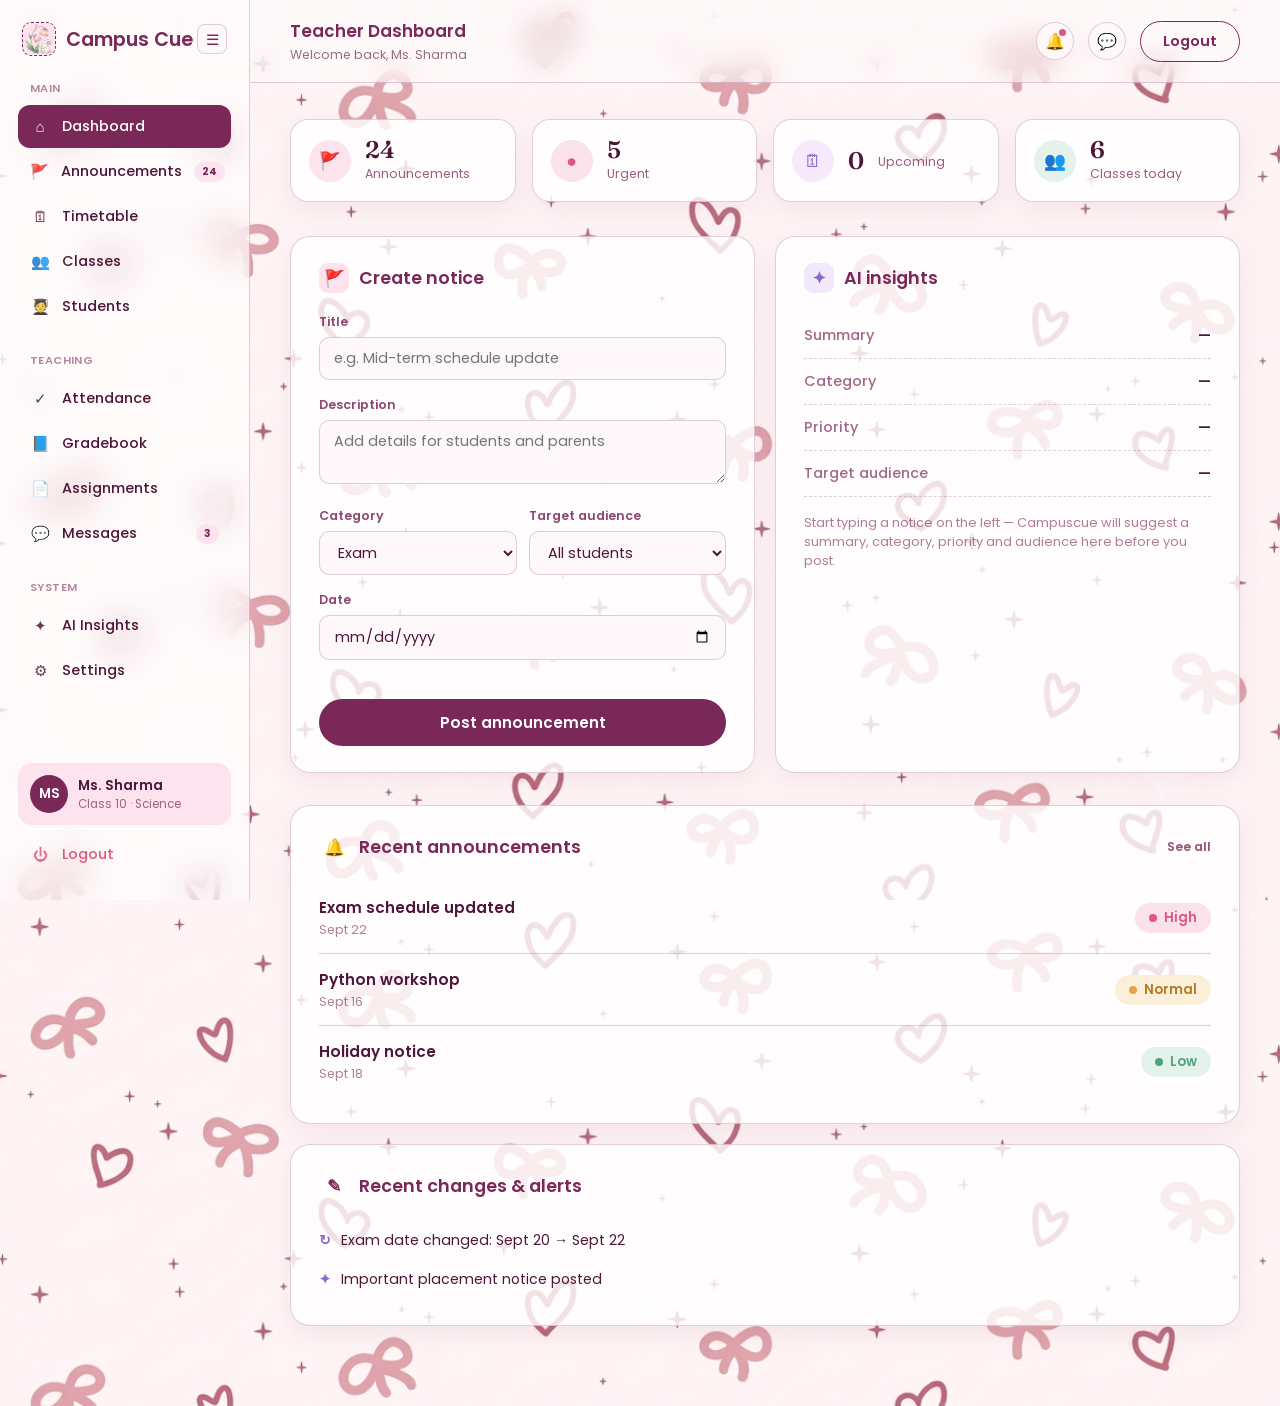
<file: dashboard (3).html>
<!DOCTYPE html>
<html lang="en">
<head>
<meta charset="UTF-8">
<meta name="viewport" content="width=device-width, initial-scale=1.0">
<title>Teacher's Dashboard</title>
<link rel="icon" href="bow.png" type="image/x-icon">
<link rel="preconnect" href="https://fonts.googleapis.com">
<link rel="preconnect" href="https://fonts.gstatic.com" crossorigin>
<link href="https://fonts.googleapis.com/css2?family=Fraunces:ital,wght@0,500;0,600;0,700;1,500&family=Poppins:wght@400;500;600;700&display=swap" rel="stylesheet">
 <link rel="stylesheet" href="a.css">
</head>
<body style="background-image: url(bg.png);background-size:cover; background-repeat:repeat; background-position:center; height:100vh; margin:0;">

<aside class="sidebar" id="sidebar">
  <div class="sidebar-top">
    <div class="brand">
      <div class="brand-logo">
        <img src="bunny.png" alt="Campus Cue logo" onerror="this.style.display='none'; this.nextElementSibling.style.display='flex';">
        <span class="ph" style="display:none;">✦</span>
      </div>
      <span class="brand-name">Campus Cue</span>
    </div>
    <button class="toggle-btn" id="toggleBtn" aria-label="Collapse menu">☰</button>
  </div>

  <div class="collapse-rail">
    <button class="toggle-btn" id="expandBtn" aria-label="Expand menu">☰</button>
  </div>

  <div class="nav-group">
    <div class="nav-label">MAIN</div>
    <a href="#" class="nav-item active"><span class="ic">⌂</span><span class="label">Dashboard</span></a>
    <a href="#" class="nav-item"><span class="ic">🚩</span><span class="label">Announcements</span><span class="count">24</span></a>
    <a href="#" class="nav-item"><span class="ic">🗓</span><span class="label">Timetable</span></a>
    <a href="#" class="nav-item"><span class="ic">👥</span><span class="label">Classes</span></a>
    <a href="#" class="nav-item"><span class="ic">🧑‍🎓</span><span class="label">Students</span></a>
  </div>

  <div class="nav-group">
    <div class="nav-label">TEACHING</div>
    <a href="#" class="nav-item"><span class="ic">✓</span><span class="label">Attendance</span></a>
    <a href="#" class="nav-item"><span class="ic">📘</span><span class="label">Gradebook</span></a>
    <a href="#" class="nav-item"><span class="ic">📄</span><span class="label">Assignments</span></a>
    <a href="#" class="nav-item"><span class="ic">💬</span><span class="label">Messages</span><span class="count">3</span></a>
  </div>

  <div class="nav-group">
    <div class="nav-label">SYSTEM</div>
    <a href="#" class="nav-item"><span class="ic">✦</span><span class="label">AI Insights</span></a>
    <a href="#" class="nav-item"><span class="ic">⚙</span><span class="label">Settings</span></a>
  </div>

  <div class="sidebar-bottom">
    <div class="profile-card">
      <div class="avatar">MS</div>
      <div>
        <div class="profile-name">Ms. Sharma</div>
        <div class="profile-role">Class 10 · Science</div>
      </div>
    </div>
    <a href="#" class="nav-item logout"><span class="ic">⏻</span><span class="label">Logout</span></a>
  </div>
</aside>

<!-- MAIN -->
<div class="main-wrap" id="mainWrap">

  <header>
    <div>
      <nav>Teacher Dashboard</nav>
      <div class="sub">Welcome back, Ms. Sharma</div>
    </div>
    <div class="header-actions">
      <div class="icon-btn">🔔<span class="ping"></span></div>
      <div class="icon-btn">💬</div>
      <button class="logout-btn">Logout</button>
    </div>
  </header>

  <main>

    <!-- STATS -->
    <div class="stats">
      <div class="stat-card announcements">
        <div class="stat-icon">🚩</div>
        <div><div class="stat-num" id="statAnnouncements">24</div><div class="stat-label">Announcements</div></div>
      </div>
      <div class="stat-card urgent">
        <div class="stat-icon">●</div>
        <div><div class="stat-num" id="statUrgent">5</div><div class="stat-label">Urgent</div></div>
      </div>
      <div class="stat-card upcoming">
        <div class="stat-icon">🗓</div>
        <div class="stat-num" id="statUpcoming">0</div><div class="stat-label">Upcoming</div>
      </div>
      <div class="stat-card classes">
        <div class="stat-icon">👥</div>
        <div><div class="stat-num">6</div><div class="stat-label">Classes today</div></div>
      </div>
    </div>

    <!-- CREATE NOTICE + AI INSIGHTS -->
    <div class="panels">
      <div class="panel notice">
        <div class="panel-title"><span class="badge">🚩</span>Create notice</div>
        <div class="field">
          <label>Title</label>
          <input type="text" id="noticeTitle" placeholder="e.g. Mid-term schedule update">
        </div>
        <div class="field">
          <label>Description</label>
          <textarea id="noticeDescription" placeholder="Add details for students and parents"></textarea>
        </div>
        <div class="field-row">
          <div class="field">
            <label>Category</label>
            <select id="noticeCategory"><option>Exam</option><option>Event</option><option>Holiday</option><option>General</option></select>
          </div>
          <div class="field">
            <label>Target audience</label>
            <select id="noticeAudience"><option>All students</option><option>Class 10</option><option>Class 12</option><option>Staff</option></select>
          </div>
        </div>
        <div class="field">
          <label>Date</label>
          <input type="date" id="noticeDate">
        </div>
        <div id="noticeStatus" style="font-size:0.9em; min-height:1.2em;"></div>
        <button class="post-btn" id="postNoticeBtn">Post announcement</button>
      </div>

      <div class="panel ai">
        <div class="panel-title"><span class="badge">✦</span>AI insights</div>
        <div class="ai-row"><span class="ai-key">Summary</span><span class="ai-val" id="aiSummary">—</span></div>
        <div class="ai-row"><span class="ai-key">Category</span><span class="ai-val" id="aiCategory">—</span></div>
        <div class="ai-row"><span class="ai-key">Priority</span><span class="ai-val" id="aiPriority">—</span></div>
        <div class="ai-row"><span class="ai-key">Target audience</span><span class="ai-val" id="aiAudience">—</span></div>
        <p class="ai-empty" id="aiEmpty">Start typing a notice on the left — Campuscue will suggest a summary, category, priority and audience here before you post.</p>
      </div>
    </div>

    <!-- RECENT ANNOUNCEMENTS -->
    <div class="section">
      <div class="section-head">
        <div class="panel-title" style="margin-bottom:0;"><span class="badge">🔔</span>Recent announcements</div>
        <a href="#" class="see-all">See all</a>
      </div>
      <div id="announceList">
        <div class="announce-item">
          <div><div class="announce-title">Exam schedule updated</div><div class="announce-date">Sept 22</div></div>
          <div class="priority high"><span class="pd"></span>High</div>
        </div>
        <div class="announce-item">
          <div><div class="announce-title">Python workshop</div><div class="announce-date">Sept 16</div></div>
          <div class="priority normal"><span class="pd"></span>Normal</div>
        </div>
        <div class="announce-item">
          <div><div class="announce-title">Holiday notice</div><div class="announce-date">Sept 18</div></div>
          <div class="priority low"><span class="pd"></span>Low</div>
        </div>
      </div>
    </div>

    <!-- ALERTS -->
    <div class="section alerts">
      <div class="panel-title"><span class="badge">✎</span>Recent changes &amp; alerts</div>
      <div class="alert-item"><span class="mark">↻</span>Exam date changed: Sept 20 → Sept 22</div>
      <div class="alert-item"><span class="mark">✦</span>Important placement notice posted</div>
    </div>

  </main>
</div>

<script>
  const sidebar = document.getElementById('sidebar');
  const mainWrap = document.getElementById('mainWrap');
  const toggleBtn = document.getElementById('toggleBtn');
  const expandBtn = document.getElementById('expandBtn');

  function toggleSidebar(){
    sidebar.classList.toggle('collapsed');
    mainWrap.classList.toggle('collapsed');
  }

  toggleBtn.addEventListener('click', toggleSidebar);
  expandBtn.addEventListener('click', toggleSidebar);

  // ---- Backend integration ----
  const API_BASE = "https://vibeathon-shevibes.onrender.com";
  // Greet the user who actually logged in, if we have one.
  const storedUser = sessionStorage.getItem("campuscue_user");
  if (storedUser) {
    try {
      const user = JSON.parse(storedUser);
      document.querySelector('.sub').textContent = `Welcome back, ${user.name}`;
      document.querySelector('.profile-name').textContent = user.name;
    } catch (e) { /* ignore malformed session data */ }
  }

  function priorityClass(priority) {
    const p = (priority || "normal").toLowerCase();
    if (p === "high") return "high";
    if (p === "low") return "low";
    return "normal";
  }

  function formatDate(dateStr) {
    if (!dateStr) return "";
    const d = new Date(dateStr);
    if (isNaN(d)) return dateStr;
    return d.toLocaleDateString(undefined, { month: "short", day: "numeric" });
  }

  async function loadUpcoming() {
  try {
    const response = await fetch(`${API_BASE}/api/events`);

    if (!response.ok) return;

    const events = await response.json();

    document.getElementById('statUpcoming').textContent =
      Array.isArray(events) ? events.length : 0;

  } catch (err) {
    console.log("Could not load upcoming events.");
  }
}

  async function loadAnnouncements() {
    const listEl = document.getElementById('announceList');
    try {
      const response = await fetch(`${API_BASE}/api/notices`);
      if (!response.ok) return; // keep the placeholder rows if the backend isn't reachable

      const announcements = await response.json();
      if (!Array.isArray(announcements) || announcements.length === 0) return;

      listEl.innerHTML = "";
      announcements.slice(0, 10).forEach(a => {
        const item = document.createElement('div');
        item.className = 'announce-item';
        item.innerHTML = `
          <div>
            <div class="announce-title"></div>
            <div class="announce-date"></div>
          </div>
          <div class="priority ${priorityClass(a.ai_priority || a.priority)}"><span class="pd"></span>${(a.ai_priority || a.priority || 'Normal')}</div>
        `;
        item.querySelector('.announce-title').textContent = a.title;
        item.querySelector('.announce-date').textContent = formatDate(a.event_date || a.created_at);
        listEl.appendChild(item);
      });

      document.getElementById('statAnnouncements').textContent = announcements.length;
      document.getElementById('statUrgent').textContent =
        announcements.filter(a => (a.ai_priority || a.priority || '').toLowerCase() === 'high').length;
    } catch (err) {
      // Backend not running — leave the placeholder data as-is.
    }
  }

  async function postAnnouncement() {
    const statusEl = document.getElementById('noticeStatus');
    const title = document.getElementById('noticeTitle').value.trim();
    const description = document.getElementById('noticeDescription').value.trim();
    const category = document.getElementById('noticeCategory').value;
    const target_audience = document.getElementById('noticeAudience').value;
    const event_date = document.getElementById('noticeDate').value;

    if (!title || !description) {
      statusEl.style.color = "#e33";
      statusEl.textContent = "Title and description are required.";
      return;
    }

    statusEl.style.color = "";
    statusEl.textContent = "Posting…";

    try {
      const response = await fetch(`${API_BASE}/api/notices`, {
        method: "POST",
        headers: { "Content-Type": "application/json" },
        body: JSON.stringify({
  title,
  content: description,
  category: document.getElementById('aiCategory').textContent,
  target_audience,
  event_date,
  is_important: document.getElementById('aiPriority').textContent === "High"
})
      });
      const data = await response.json();

      if (!response.ok) {
        statusEl.style.color = "#e33";
        statusEl.textContent = data.error || "Failed to post announcement.";
        return;
      }

      statusEl.style.color = "#2a2";
      statusEl.textContent = "Posted!";
      document.getElementById('noticeTitle').value = "";
      document.getElementById('noticeDescription').value = "";
      document.getElementById('noticeDate').value = "";
      await loadAnnouncements();
    } catch (err) {
      statusEl.style.color = "#e33";
      statusEl.textContent = "Couldn't reach the server. Is the backend running?";
    }
  }

function updateAIInsights() {
  const title = document.getElementById('noticeTitle').value.trim();
  const description = document.getElementById('noticeDescription').value.trim();

  if (!title && !description) {
    document.getElementById('aiSummary').textContent = "—";
    document.getElementById('aiCategory').textContent = "—";
    document.getElementById('aiPriority').textContent = "—";
    document.getElementById('aiAudience').textContent = "—";
    document.getElementById('aiEmpty').style.display = "block";
    return;
  }

  const text = `${title} ${description}`.toLowerCase();

  let category = "General";
  if (text.includes("exam") || text.includes("test")) category = "Exam";
  else if (text.includes("workshop") || text.includes("event")) category = "Event";
  else if (text.includes("holiday")) category = "Holiday";

  let priority = "Normal";
  if (text.includes("urgent") || text.includes("important") || text.includes("deadline")) {
    priority = "High";
  } else if (text.includes("optional")) {
    priority = "Low";
  }

  let audience = document.getElementById('noticeAudience').value;

  document.getElementById('aiSummary').textContent =
    description || title;

  document.getElementById('aiCategory').textContent = category;
  document.getElementById('aiPriority').textContent = priority;
  document.getElementById('aiAudience').textContent = audience;
  document.getElementById('aiEmpty').style.display = "none";
}

document.getElementById('noticeTitle').addEventListener('input', updateAIInsights);
document.getElementById('noticeDescription').addEventListener('input', updateAIInsights);
document.getElementById('noticeAudience').addEventListener('change', updateAIInsights);
  document.getElementById('postNoticeBtn').addEventListener('click', postAnnouncement);

  async function loadAdminAlerts() {
  try {
    const response = await fetch(`${API_BASE}/api/notices`);

    if (!response.ok) return;

    const notices = await response.json();
    const alertsEl = document.getElementById("adminAlerts");

    const important = notices.filter(n => n.is_important);

    if (important.length === 0) {
      alertsEl.innerHTML =
        '<div class="alert-item"><span class="mark">✓</span>No important alerts</div>';
      return;
    }

    alertsEl.innerHTML = "";

    important.slice(0, 5).forEach(notice => {
      const alert = document.createElement("div");
      alert.className = "alert-item";
      alert.innerHTML = `<span class="mark">✦</span>`;
      
      const text = document.createElement("span");
      text.textContent = `Important notice: ${notice.title}`;
      
      alert.appendChild(text);
      alertsEl.appendChild(alert);
    });

  } catch (err) {
    console.log("Could not load alerts.");
  }
}

function logout() {
  sessionStorage.removeItem("campuscue_user");
  localStorage.removeItem("user");
  window.location.href = "a.html";
}

document.querySelector('.logout').addEventListener('click', function(event) {
  event.preventDefault();
  logout();
});

document.querySelector('.logout-btn').addEventListener('click', logout);

  loadAnnouncements();
  loadUpcoming();
  loadAdminAlerts();
</script>

</body>
</html>
</file>
<file: a.css>
:root{
    --bg-1:#fdf1f6;
    --bg-2:#fbe4ee;
    --card:#ffffffcc;
    --plum:#7A2858;
    --plum-deep:#4E1638;
    --plum-hover:#A13A72;
    --blush:#F8C9DD;
    --blush-soft:#FCE3EE;
    --urgent:#E0577E;
    --normal:#E8A24C;
    --low:#4FA37F;
    --info:#8B6BC9;
    --line: rgba(122,40,88,0.22);
    --sidebar-w:250px;
    --sidebar-w-collapsed:76px;
  }
  *{margin:0;padding:0;box-sizing:border-box;font-family:'Poppins',sans-serif;}
  body{
    min-height:100vh;
    background:
      radial-gradient(circle at 15% 10%, #ffe0ec 0%, transparent 45%),
      radial-gradient(circle at 90% 15%, #f6d4e6 0%, transparent 40%),
      linear-gradient(160deg, var(--bg-1), var(--bg-2));
    color:var(--plum-deep);
  }
  h1,h2,h3,.brand{font-family:'Fraunces',serif;}

  /* ===== SIDEBAR ===== */
  .sidebar{
    position:fixed;
    top:0;left:0;bottom:0;
    width:var(--sidebar-w);
    background:rgba(255,255,255,0.6);
    backdrop-filter:blur(16px);
    border-right:1px solid var(--line);
    display:flex;
    flex-direction:column;
    padding:22px 18px;
    z-index:30;
    transition:width 0.25s ease;
    overflow:hidden;
  }
  .sidebar.collapsed{width:var(--sidebar-w-collapsed);padding:22px 14px;}

  .sidebar-top{
    display:flex;
    align-items:center;
    justify-content:space-between;
    padding:0 4px 24px;
  }
  .brand{display:flex;align-items:center;gap:10px;font-size:1.2em;font-weight:600;color:var(--plum);white-space:nowrap;overflow:hidden;}
  .brand-logo{
    width:34px;height:34px;
    border-radius:9px;
    background:var(--blush-soft);
    border:1.5px dashed var(--plum);
    display:flex;align-items:center;justify-content:center;
    flex-shrink:0;
    overflow:hidden;
  }
  .brand-logo img{width:100%;height:100%;object-fit:cover;display:block;}
  .brand-logo .ph{font-size:0.95em;color:var(--plum);opacity:0.6;}
  .sidebar.collapsed .brand-name{display:none;}
  .sidebar.collapsed .sidebar-top{justify-content:center;}
  /* FIX: only hide the top toggle button (#toggleBtn) when collapsed.
     Previously this targeted the shared ".toggle-btn" class, which also
     matched #expandBtn inside .collapse-rail and hid the only way to
     re-expand the sidebar. */
  .sidebar.collapsed #toggleBtn{display:none;}

  .toggle-btn{
    width:30px;height:30px;
    border-radius:8px;
    border:1px solid var(--line);
    background:#fff8fb;
    color:var(--plum);
    display:flex;align-items:center;justify-content:center;
    cursor:pointer;
    font-size:0.95em;
    flex-shrink:0;
  }
  .toggle-btn:hover{background:var(--blush-soft);}

  .collapse-rail{
    display:none;
    width:100%;
    justify-content:center;
    padding-bottom:18px;
  }
  .sidebar.collapsed .collapse-rail{display:flex;}

  .nav-group{margin-bottom:22px;}
  .sidebar.collapsed .nav-label{display:none;}
  /* FIX: nav item labels are now wrapped in <span class="label"> in the HTML,
     so we can reliably hide them here. The old "span:not(.ic)" selector
     couldn't match bare text nodes, so labels stayed visible and overflowed
     the collapsed sidebar. */
  .sidebar.collapsed .nav-item .label{display:none;}
  .sidebar.collapsed .nav-item{justify-content:center;padding:10px;}
  .sidebar.collapsed .nav-item .count{display:none;}
  .sidebar.collapsed .profile-card{justify-content:center;}
  .sidebar.collapsed .profile-name, .sidebar.collapsed .profile-role{display:none;}
  .nav-label{
    font-size:0.7em;
    font-weight:600;
    letter-spacing:0.4px;
    color:var(--plum);
    opacity:0.55;
    padding:0 12px 8px;
  }
  .nav-item{
    display:flex;
    align-items:center;
    gap:12px;
    padding:10px 12px;
    border-radius:12px;
    color:var(--plum-deep);
    text-decoration:none;
    font-size:0.9em;
    font-weight:500;
    margin-bottom:2px;
    transition:0.2s;
    position:relative;
  }
  .nav-item .ic{width:20px;text-align:center;font-size:1.05em;opacity:0.85;}
  .nav-item .count{
    margin-left:auto;
    font-size:0.72em;
    font-weight:700;
    background:var(--blush-soft);
    color:var(--plum);
    padding:2px 8px;
    border-radius:20px;
  }
  .nav-item:hover{background:var(--blush-soft);}
  .nav-item.active{
    background:var(--plum);
    color:#fff;
  }
  .nav-item.active .ic{opacity:1;}
  .nav-item.active .count{background:rgba(255,255,255,0.25);color:#fff;}

  .sidebar-bottom{margin-top:auto;}
  .profile-card{
    display:flex;
    align-items:center;
    gap:10px;
    padding:12px;
    border-radius:14px;
    background:var(--blush-soft);
    margin-bottom:8px;
  }
  .avatar{
    width:38px;height:38px;border-radius:50%;
    background:var(--plum);color:#fff;
    display:flex;align-items:center;justify-content:center;
    font-weight:600;font-size:0.85em;
    flex-shrink:0;
  }
  .profile-name{font-size:0.85em;font-weight:600;color:var(--plum-deep);}
  .profile-role{font-size:0.72em;color:var(--plum);opacity:0.7;}
  .nav-item.logout{color:var(--urgent);}
  .nav-item.logout:hover{background:#FBE1E9;}

  /* ===== MAIN ===== */
  .main-wrap{margin-left:var(--sidebar-w);transition:margin-left 0.25s ease;}
  .main-wrap.collapsed{margin-left:var(--sidebar-w-collapsed);}

  header{
    display:flex;
    align-items:center;
    justify-content:space-between;
    padding:18px 40px;
    background:rgba(255,255,255,0.45);
    backdrop-filter:blur(14px);
    border-bottom:1px solid var(--line);
    position:sticky;
    top:0;
    z-index:20;
  }
  header nav{font-size:1.05em;font-weight:600;color:var(--plum);}
  header .sub{font-size:0.78em;color:var(--plum-deep);opacity:0.6;margin-top:2px;font-weight:400;}
  .header-actions{display:flex;align-items:center;gap:14px;}
  .icon-btn{
    width:38px;height:38px;border-radius:50%;
    border:1px solid var(--line);
    background:#fff8fb;
    display:flex;align-items:center;justify-content:center;
    cursor:pointer;font-size:1em;color:var(--plum);
    position:relative;
  }
  .icon-btn .ping{
    position:absolute;top:6px;right:7px;
    width:7px;height:7px;border-radius:50%;
    background:var(--urgent);
  }
  .logout-btn{
    padding:9px 22px;
    border-radius:30px;
    border:1.5px solid var(--plum);
    background:transparent;
    color:var(--plum);
    font-weight:600;
    font-size:0.9em;
    cursor:pointer;
    transition:0.25s;
  }
  .logout-btn:hover{background:var(--plum);color:#fff;}

  main{max-width:1100px;margin:0 auto;padding:36px 40px 60px;}

  /* STATS ROW */
  .stats{display:grid;grid-template-columns:repeat(4,1fr);gap:16px;margin-bottom:34px;}
  .stat-card{
    background:var(--card);
    border:1px solid var(--line);
    border-radius:18px;
    padding:18px 18px;
    display:flex;
    align-items:center;
    gap:14px;
    box-shadow:0 8px 24px rgba(122,40,88,0.08);
  }
  .stat-icon{
    width:42px;height:42px;border-radius:50%;
    display:flex;align-items:center;justify-content:center;
    font-size:1.1em;
    flex-shrink:0;
  }
  .stat-card.announcements .stat-icon{background:var(--blush-soft);color:var(--plum);}
  .stat-card.urgent .stat-icon{background:#FBE1E9;color:var(--urgent);}
  .stat-card.upcoming .stat-icon{background:#F6E9FB;color:var(--info);}
  .stat-card.classes .stat-icon{background:#E3F3EB;color:var(--low);}
  .stat-num{font-family:'Fraunces',serif;font-size:1.5em;font-weight:600;color:var(--plum-deep);line-height:1;}
  .stat-label{font-size:0.78em;color:var(--plum);opacity:0.75;margin-top:3px;}

  /* PANELS */
  .panels{display:grid;grid-template-columns:1fr 1fr;gap:20px;margin-bottom:32px;}
  .panel{
    background:var(--card);
    border:1px solid var(--line);
    border-radius:20px;
    padding:26px 28px;
    box-shadow:0 8px 24px rgba(122,40,88,0.08);
  }
  .panel-title{
    display:flex;align-items:center;gap:10px;
    font-size:1.1em;font-weight:600;color:var(--plum);
    margin-bottom:20px;
  }
  .panel-title .badge{
    width:30px;height:30px;border-radius:9px;
    display:flex;align-items:center;justify-content:center;
    font-size:0.95em;
  }
  .panel.notice .badge{background:var(--blush-soft);color:var(--plum);}
  .panel.ai .badge{background:#F1E9FB;color:var(--info);}

  .field{margin-bottom:16px;}
  .field label{
    display:block;font-size:0.78em;font-weight:600;
    color:var(--plum);opacity:0.85;margin-bottom:6px;
  }
  .field input, .field textarea, .field select{
    width:100%;
    padding:10px 14px;
    border-radius:10px;
    border:1px solid var(--line);
    background:#fff8fb;
    font-size:0.9em;
    color:var(--plum-deep);
    outline:none;
    font-family:'Poppins',sans-serif;
  }
  .field textarea{resize:vertical;min-height:60px;}
  .field input:focus, .field textarea:focus, .field select:focus{border-color:var(--plum);}
  .field-row{display:grid;grid-template-columns:1fr 1fr;gap:12px;}

  .post-btn{
    width:100%;
    margin-top:6px;
    padding:12px;
    border:none;
    border-radius:30px;
    background:var(--plum);
    color:#fff;
    font-weight:600;
    font-size:0.95em;
    cursor:pointer;
    transition:0.25s;
  }
  .post-btn:hover{background:var(--plum-hover);}

  /* AI INSIGHTS */
  .ai-row{
    display:flex;
    justify-content:space-between;
    align-items:center;
    padding:12px 0;
    border-bottom:1px dashed var(--line);
    font-size:0.9em;
  }
  .ai-row:last-child{border-bottom:none;}
  .ai-key{color:var(--plum);opacity:0.7;font-weight:500;}
  .ai-val{color:var(--plum-deep);font-weight:600;text-align:right;}
  .ai-empty{margin-top:16px;font-size:0.8em;color:var(--plum);opacity:0.6;line-height:1.5;}

  /* RECENT ANNOUNCEMENTS */
  .section{
    background:var(--card);
    border:1px solid var(--line);
    border-radius:20px;
    padding:26px 28px;
    margin-bottom:20px;
    box-shadow:0 8px 24px rgba(122,40,88,0.08);
  }
  .section-head{display:flex;align-items:center;justify-content:space-between;margin-bottom:20px;}
  .see-all{font-size:0.78em;color:var(--plum);font-weight:600;text-decoration:none;opacity:0.8;}
  .see-all:hover{opacity:1;text-decoration:underline;}

  .announce-item{
    display:flex;
    justify-content:space-between;
    align-items:center;
    padding:14px 0;
    border-bottom:1px solid var(--line);
  }
  .announce-item:last-child{border-bottom:none;}
  .announce-title{font-weight:600;font-size:0.95em;color:var(--plum-deep);}
  .announce-date{font-size:0.78em;color:var(--plum);opacity:0.6;margin-top:2px;}
  .priority{
    display:flex;align-items:center;gap:7px;
    font-size:0.82em;font-weight:600;
    padding:5px 14px;
    border-radius:20px;
  }
  .priority .pd{width:8px;height:8px;border-radius:50%;}
  .priority.high{background:#FBE1E9;color:var(--urgent);}
  .priority.high .pd{background:var(--urgent);}
  .priority.normal{background:#FCEFDA;color:#B67A22;}
  .priority.normal .pd{background:var(--normal);}
  .priority.low{background:#E3F3EB;color:var(--low);}
  .priority.low .pd{background:var(--low);}

  /* ALERTS */
  .alert-item{display:flex;gap:10px;font-size:0.88em;padding:9px 0;color:var(--plum-deep);}
  .alert-item .mark{color:var(--info);font-weight:700;}

  @media(max-width:900px){
    .sidebar{display:none;}
    .main-wrap{margin-left:0;}
    .panels{grid-template-columns:1fr;}
    .stats{grid-template-columns:1fr 1fr;}
    header{padding:16px 20px;}
    main{padding:28px 20px 0;}
  }
</file>
